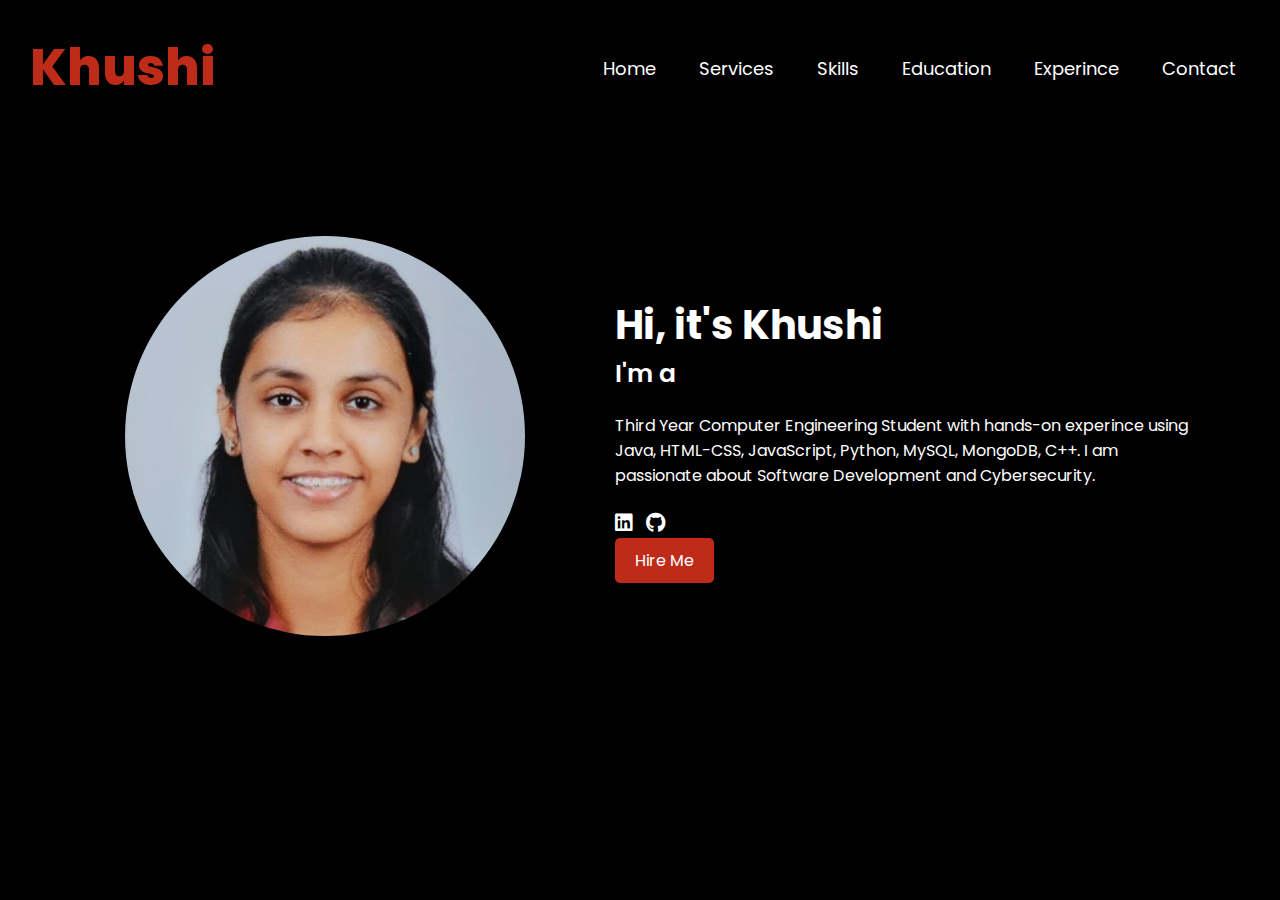
<file: index.html>
<!DOCTYPE html>
<html lang="en">
<head>
    <meta charset="UTF-8">
    <meta name="viewport" content="width=device-width, initial-scale=1.0">
    <title>Khushi Satarkar</title>
    <link rel="stylesheet" href="https://cdnjs.cloudflare.com/ajax/libs/font-awesome/6.5.2/css/all.min.css">
    <link rel="stylesheet" href="styles.css">
    <style>

    </style>
</head>
<body>
    <header>
        <nav>
            <h1 class="logo">Khushi</h1>
            <div class="topnav">
                <a href="#" class="active">Home</a>
                <a href="#">Services</a>
                <a href="#">Skills</a>
                <a href="#">Education</a>            
                <a href="#">Experince</a>
                <a href="#">Contact</a>
            </div>
            
        </nav>

        <section class="home">
            <div class="home-img">
                <img src="mypic.jpg" alt="">
            </div>
            <div class="home-content">
                <h1>Hi, it's <span>Khushi</span></h1>
                <h3 class="typing-text">I'm a</h3>
                <p>Third Year Computer Engineering Student with hands-on experince using Java, HTML-CSS, JavaScript, Python, MySQL, MongoDB, C++. I am passionate about Software Development and Cybersecurity.</p>
                <div class="social-icons">
                    <a href="#"><i class="fa-brands fa-linkedin"></i></a>
                    <a href="#"><i class="fa-brands fa-github"></i></a>
                </div>
                <a href="#" class="btn">Hire Me</a>
            </div>
        </section>
    </header>
</body>
</html>
</file>
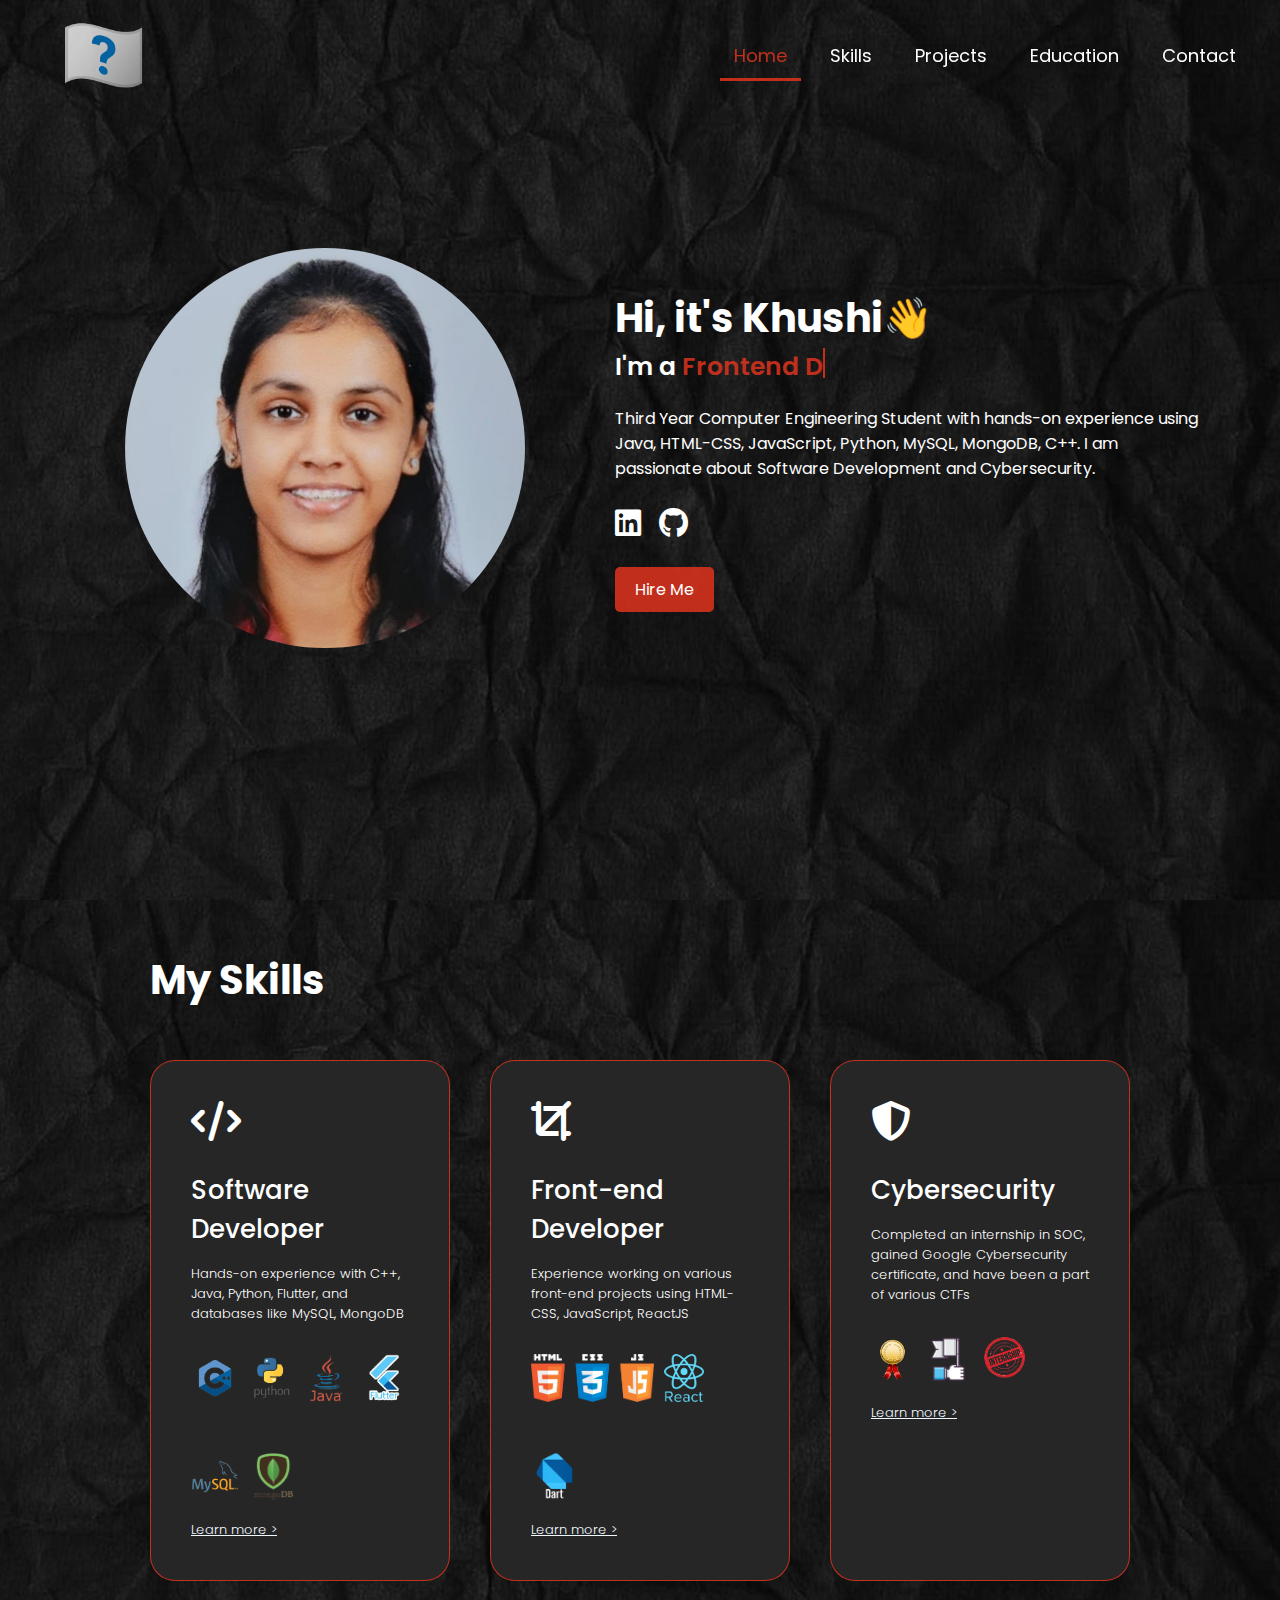
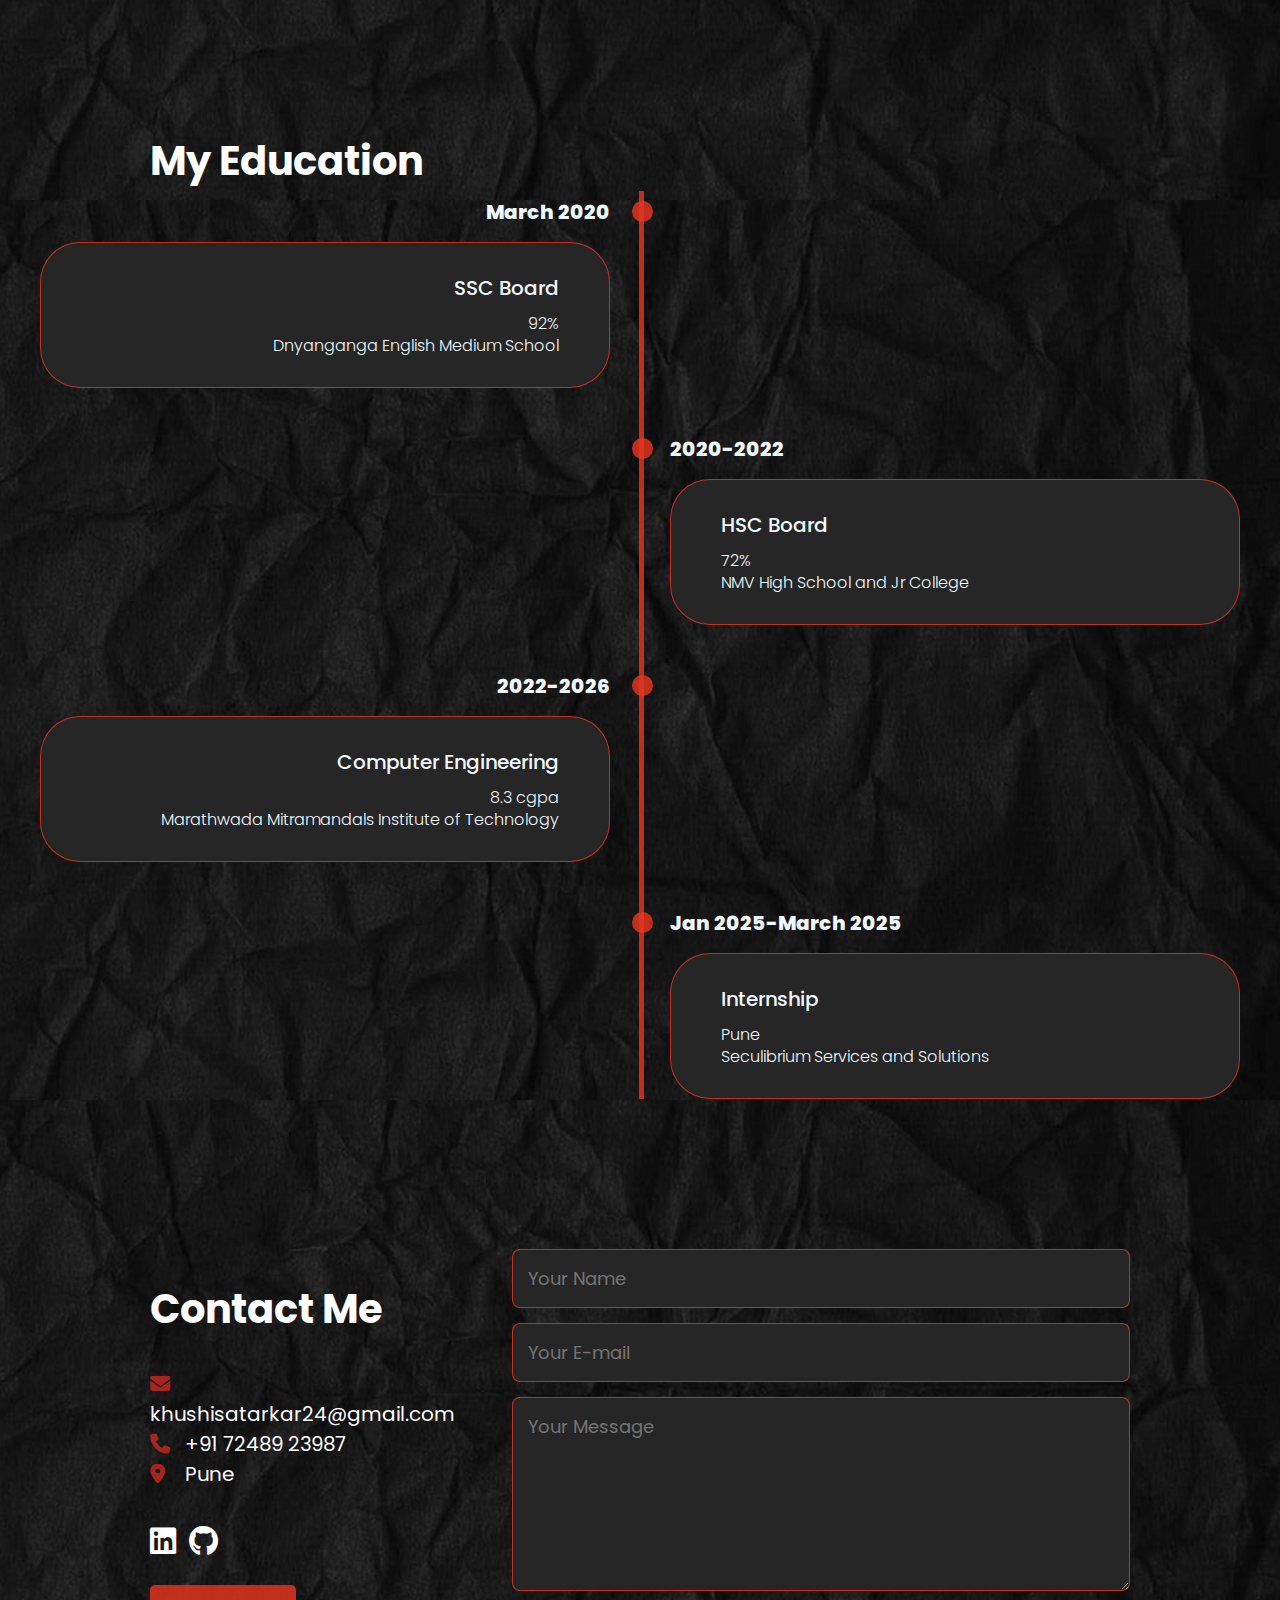
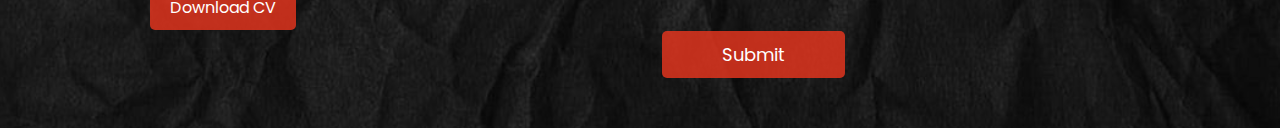
<file: public/index.html>
<!DOCTYPE html>
<html lang="en">
  <head>
    <meta charset="UTF-8" />
    <meta name="viewport" content="width=device-width, initial-scale=1.0" />
    <title>Khushi Satarkar</title>
    <link
      rel="stylesheet"
      href="https://cdnjs.cloudflare.com/ajax/libs/font-awesome/6.5.2/css/all.min.css"
    />
    <link rel="stylesheet" href="/src/styles/styles.css" />
    <script defer src="/src/scripts/main.js" defer></script>
  </head>

  <body>
    <header>
      <nav>
        <a href="index.html">
          <h1 class="logo">🇰🇸</h1>
        </a>
        <ul class="topnav" id="mytopnav">
          <li class="nav-item">
            <a href="#home" class="nav-link active">Home</a>
          </li>
          <li class="nav-item">
            <a href="#skills" class="nav-link">Skills</a>
          </li>
          <li class="nav-item">
            <a href="#projects" class="nav-link">Projects</a>
          </li>
          <li class="nav-item">
            <a href="#education" class="nav-link">Education</a>
          </li>
          <li class="nav-item">
            <a href="#contact" class="nav-link">Contact</a>
          </li>
        </ul>
      </nav>

      <section class="home" id="home">
        <div class="home-img">
          <img src="/src/assets/mypic.jpg" alt="My Picture" />
        </div>
        <div class="home-content">
          <h1>
            Hi, it's <span>Khushi</span><span class="waving-hand">👋</span>
          </h1>

          <h3 class="typing-text">I'm a <span class="red-box"></span></h3>
          <p>
            Third Year Computer Engineering Student with hands-on experience
            using Java, HTML-CSS, JavaScript, Python, MySQL, MongoDB, C++. I am
            passionate about Software Development and Cybersecurity.
          </p>
          <div class="social-icons">
            <a
              href="https://www.linkedin.com/in/khushi-satarkar-039056254/"
              target="_blank"
              ><i
                class="fa-brands fa-linkedin"
                title="Let's connect on Linkedin"
              ></i>
            </a>
            <a href="https://github.com/khushisatarkar" target="_blank">
              <i
                class="fa-brands fa-github"
                title="Let's connect on Github"
              ></i>
            </a>
          </div>
          <a href="#contact" class="btn">Hire Me</a>
        </div>
      </section>
    </header>

    <div id="skills">
      <div class="container">
        <h1 class="sub-title">My Skills</h1>
        <div class="skills-list">
          <div>
            <i class="fa-solid fa-code"></i>
            <h2>Software Developer</h2>
            <p>
              Hands-on experience with C++, Java, Python, Flutter, and databases
              like MySQL, MongoDB <br />
              <img src="/src/assets/cpp.png" class="langs" />
              <img src="/src/assets/python.png" class="langs" />
              <img src="/src/assets/java.png" class="langs" />
              <img src="/src/assets/flutter.png" class="langs" />
              <img src="/src/assets/mysql.png" class="langs" />
              <img src="/src/assets/mongodb.png" class="langs" />
            </p>
            <a href="#">Learn more ></a>
          </div>
          <div>
            <i class="fa-solid fa-crop"></i>
            <h2>Front-end Developer</h2>
            <p>
              Experience working on various front-end projects using HTML-CSS,
              JavaScript, ReactJS<br />
              <img src="/src/assets/htmlcssjs.png" class="langs" />
              <img src="/src/assets/react.png" class="langs" />
              <img src="/src/assets/dart.png" class="langs" />
            </p>
            <a href="#">Learn more ></a>
          </div>
          <div>
            <i class="fa-solid fa-shield-halved"></i>
            <h2>Cybersecurity</h2>
            <p>
              Completed an internship in SOC, gained Google Cybersecurity
              certificate, and have been a part of various CTFs <br />
              <img src="/src/assets/certified.png" class="langs" />
              <img src="/src/assets/capture-the-flag.png" class="langs" />
              <img src="/src/assets/internship.png" class="langs" />
            </p>
            <a href="#">Learn more ></a>
          </div>
        </div>
      </div>
    </div>

    <div id="education">
      <section class="education">
        <h1 class="heading">My Education</h1>

        <div class="timeline-items">
          <div class="tl-item">
            <div class="tl-dot"></div>
            <div class="tl-date">March 2020</div>
            <div class="tl-content">
              <h3>SSC Board</h3>
              <p>92% <br />Dnyanganga English Medium School</p>
            </div>
          </div>

          <div class="tl-item">
            <div class="tl-dot"></div>
            <div class="tl-date">2020-2022</div>
            <div class="tl-content">
              <h3>HSC Board</h3>
              <p>72% <br />NMV High School and Jr College</p>
            </div>
          </div>

          <div class="tl-item">
            <div class="tl-dot"></div>
            <div class="tl-date">2022-2026</div>
            <div class="tl-content">
              <h3>Computer Engineering</h3>
              <p>
                8.3 cgpa<br />Marathwada Mitramandals Institute of Technology
              </p>
            </div>
          </div>
          <div class="tl-item">
            <div class="tl-dot"></div>
            <div class="tl-date">Jan 2025-March 2025</div>
            <div class="tl-content">
              <h3>Internship</h3>
              <p>Pune <br />Seculibrium Services and Solutions</p>
            </div>
          </div>
        </div>
      </section>
    </div>

    <div id="contact">
      <div class="container">
        <div class="row">
          <div class="contact-left">
            <h1 class="sub-title">Contact Me</h1>
            <p>
              <i class="fa-solid fa-envelope"></i>
              khushisatarkar24@gmail.com<br />
              <i class="fa-solid fa-phone"> </i>+91 72489 23987 <br /><i
                class="fa-solid fa-location-dot"
              ></i>
              Pune
            </p>
            <div class="social-icons">
              <a
                href="https://www.linkedin.com/in/khushi-satarkar-039056254/"
                target="_blank"
              >
                <i
                  class="fa-brands fa-linkedin"
                  title="Let's connect on Linkedin"
                ></i
              ></a>
              <a href="https://github.com/khushisatarkar" target="_blank">
                <i
                  class="fa-brands fa-github"
                  title="Let's connect on Github"
                ></i
              ></a>
            </div>
            <a
              href="/src/assets/Khushi-Satarkar.pdf"
              download="Khushi_Satarkar_CV"
              class="btn btn2"
              >Download CV</a
            >
          </div>
          <div class="contact-right">
            <form>
              <input type="text" name="Name" placeholder="Your Name" required />
              <input
                type="email"
                name="email"
                placeholder="Your E-mail"
                required
              />
              <textarea
                name="Message"
                rows="6"
                placeholder="Your Message"
              ></textarea>
              <button type="submit" class="btn btn2">Submit</button>
            </form>
          </div>
        </div>
      </div>
    </div>

    <button id="scrollToTop" class="btn2" title="Go to top">↑</button>
  </body>
</html>
</file>
<file: styles.css>
@import url('https://fonts.googleapis.com/css2?family=Poppins%3Awght%40100%3B200%3B300%3B400%3B500%3B600&display=swap%27%29%3B');

*{
    margin: 0;
    padding: 0;
    box-sizing: border-box;
    text-decoration: none;
    border: none;
    outline: none;
    font-family: 'Poppins', sans-serif;
}

html{
    font-size: 62.5%;
}

body{
    width: 100%;
    height: 96vh;
    overflow-x: hidden;
    background-color: black;
    color: white;
}

nav{
    display: flex;
    align-items: center;
    justify-content: space-between;
    padding: 3rem;
}

.topnav {
    display: flex;
    align-items: center;
    gap: 1.5rem;
    margin-left: auto; 
}

.topnav a {
    color: white;
    text-align: center;
    padding: 10px 14px;
    text-decoration: none;
    font-size: 1.8rem;
    transition: color 0.3s ease;
}

.topnav a:hover{
    color: rgba(229, 53, 30, 0.832);
    transition: 0.3s ease;
    transform: scale(1.01);
}

.logo{
    font-size: 5rem;
    font-weight: 800;
    color: rgba(229, 53, 30, 0.832);
    cursor: pointer;
    transition: 0.5s ease;
    margin-right: auto;
}

.logo:hover{
    transform: scale(1.03);  
}

.home {
    display: flex;
    align-items: center;
    justify-content: center;
    gap: 4rem; 
    padding: 5rem;
}

.home-content {
    max-width: 50%;
}

.home-img img {
    position: relative;
    width: 100%;
    max-width: 500px;
    border-radius: 50%;
    justify-content: right;
    padding: 50px;
    box-shadow: 0 0 25px solid rgba(229, 53, 30, 0.832);
    transition: 0.3s linear;
}

.home-content h1 {
    font-size: 4rem;
    font-weight: 700;
}

.home-content h3 {
    font-size: 2.5rem;
    font-weight: 600;
    color: white;
}

.home-content p {
    font-size: 1.6rem;
    margin: 2rem 0;
}

.social-icons a {
    font-size: 2rem;
    color: white;
    margin-right: 1rem;
    transition: color 0.3s ease;
    gap: 1.5rem;
}

.social-icons a:hover {
    color: rgba(229, 53, 30, 0.832); 
}

.btn {
    display: inline-block;
    padding: 1rem 2rem;
    background-color: rgba(229, 53, 30, 0.832);
    color: white;
    font-size: 1.6rem;
    border-radius: 5px;
    transition: background-color 0.3s ease;
}

.btn:hover {
    background-color: rgba(200, 40, 20, 0.832);
}
</file>
<file: src/styles/styles.css>
@import url("https://fonts.googleapis.com/css2?family=Poppins:wght@100;200;300;400;500;600&display=swap");

* {
  margin: 0;
  padding: 0;
  box-sizing: border-box;
  text-decoration: none;
  border: none;
  outline: none;
  font-family: "Poppins", sans-serif;
}

html {
  font-size: 62.5%;
  scroll-behavior: smooth;
}

body {
  width: 100%;
  height: 100vh;
  overflow-x: hidden;
  background-image: url("../assets/paper.jpg");
  background-size: cover;
  background-position: center;
  color: white;
}

nav {
  position: fixed;
  display: flex;
  top: 0;
  left: 0;
  width: 100%;
  z-index: 1000;
  align-items: center;
  justify-content: space-between;
  padding: 2rem 3rem;
}

ul {
  list-style: none;
}

.nav-link.active {
  color: rgba(229, 53, 30, 0.832);
  transition: 0.3s ease;
  transform: scale(1.01);
  border-bottom: 3px solid rgba(229, 53, 30, 0.832);
}

.topnav {
  display: flex;
  align-items: center;
  gap: 1.5rem;
  margin-left: auto;
}

.topnav a {
  color: white;
  text-align: center;
  padding: 10px 14px;
  text-decoration: none;
  font-size: 1.8rem;
  border-bottom: 3px solid transparent;
  transition: color 0.3s ease;
}

.topnav a:hover {
  color: rgba(229, 53, 30, 0.832);
  transition: 0.3s ease;
  transform: scale(1.01);
  border-bottom: 3px solid rgba(229, 53, 30, 0.832);
}

.topnav a.active:hover {
  border-bottom: none;
  border-bottom: 3px solid rgba(229, 53, 30, 0.832);
}

.logo {
  font-size: 7rem;
  font-weight: 800;
  color: rgba(229, 53, 30, 0.832);
  line-height: 1;
  cursor: pointer;
  transition: 0.5s ease;
  margin-right: auto;
  padding-left: 30px;
}

.logo:hover {
  transform: scale(1.03);
}

#scrollToTop {
  position: fixed;
  bottom: 40px;
  right: 50px;
  display: flex;
  z-index: 1000;
  background-color: rgba(229, 53, 30, 0.832);
  color: white;
  border-radius: 50%;
  width: 60px;
  height: 60px;
  font-size: 2.5rem;
  align-items: center;
  justify-content: center;
  cursor: pointer;
  opacity: 0;
  visibility: hidden;
  transform: translateY(10px);
  transition: opacity 0.5s ease-in-out, transform 0.3s ease-in-out,
    visibility 0s linear 0.5s;
}

#scrollToTop.show {
  opacity: 1;
  visibility: visible;
  transform: translateY(0);
  transition: opacity 0.5s ease-in-out, transform 0.3s ease-in-out,
    visibility 0s linear;
}

#scrollToTop:hover {
  background-color: rgba(200, 40, 20, 0.832);
}

.waving-hand {
  animation: wave-animation 2.5s infinite;
  transform-origin: 70% 70%;
  display: inline-block;
}

@keyframes wave-animation {
  0% {
    transform: rotate(0deg);
  }
  15% {
    transform: rotate(14deg);
  }
  30% {
    transform: rotate(-8deg);
  }
  40% {
    transform: rotate(14deg);
  }
  50% {
    transform: rotate(-4deg);
  }
  60% {
    transform: rotate(10deg);
  }
  70% {
    transform: rotate(0deg);
  }
  100% {
    transform: rotate(0deg);
  }
}

.home {
  display: flex;
  align-items: center;
  justify-content: center;
  gap: 4rem;
  padding: 12rem 5rem;
  min-height: 100vh;
}

.home-content {
  max-width: 50%;
}

.home-img img {
  position: relative;
  width: 100%;
  max-width: 500px;
  border-radius: 50%;
  justify-content: right;
  padding: 50px;
  box-shadow: 0 0 25px solid rgba(229, 53, 30, 0.832);
  transition: 0.3s linear;
}

.home-content h1 {
  font-size: 4rem;
  font-weight: 700;
}

.home-content h3 {
  font-size: 2.5rem;
  font-weight: 600;
  color: white;
}

.home-content p {
  font-size: 1.6rem;
  margin: 2rem 0;
}

.social-icons a {
  font-size: 3rem;
  color: white;
  margin-right: 1rem;
  transition: color 0.3s ease;
  gap: 1.5rem;
}

.social-icons a:hover {
  color: rgba(229, 53, 30, 0.832);
  transform: scale(1.3) translateY(-5px);
}

.btn {
  display: inline-block;
  padding: 1rem 2rem;
  background-color: rgba(229, 53, 30, 0.832);
  color: white;
  font-size: 1.6rem;
  border-radius: 5px;
  margin-top: 2rem;
  transition: background-color 0.3s ease;
}

.btn:hover {
  background-color: rgba(200, 40, 20, 0.832);
}

.typing-text {
  font-size: 30px;
  font-weight: 600;
  min-width: 280px;
  white-space: nowrap;
  overflow: hidden;
  align-items: center;
  gap: 10px;
}

.red-box {
  display: inline-block;
  height: 30px;
  background-color: transparent;
  border-right: 2px solid rgba(229, 53, 30, 0.832);
  animation: blink-caret 0.75s step-end infinite;
  white-space: nowrap;
}

@keyframes blink-caret {
  from,
  to {
    border-color: transparent;
  }
  50% {
    border-color: rgba(229, 53, 30, 0.832);
  }
}

#skills {
  padding: 30px 0;
}

#skills h1 {
  font-size: 4rem;
  font-weight: 700;
  margin-top: 20px;
  padding-left: 15rem;
}

.skills-list {
  display: grid;
  grid-template-columns: repeat(auto-fit, minmax(250px, 1fr));
  grid-gap: 40px;
  margin-top: 50px;
  padding-left: 15rem;
  padding-right: 15rem;
  font-size: 14px;
}

.skills-list div {
  background: #262626;
  padding: 40px;
  font-size: 13px;
  font-weight: 300;
  border-radius: 2.5rem;
  border: 1px solid rgba(229, 53, 30, 0.832);
  transition: background 0.5s, transform 0.5s;
}

.skills-list div:hover {
  background-color: rgba(229, 53, 30, 0.832);
  transform: translateY(-10px);
  cursor: pointer;
}

.skills-list div i {
  font-size: 40px;
  margin-bottom: 30px;
}

.skills-list div h2 {
  font-size: 26px;
  font-weight: 500;
  margin-bottom: 15px;
}

.skills-list div a {
  color: aliceblue;
  text-decoration: underline;
  transition: color 0.3s ease;
}

.skills-list div a:hover {
  cursor: pointer;
}

.langs {
  display: flex;
  justify-content: space-between;
  height: 48px;
  align-items: center;
  margin-top: 20px;
  margin-bottom: 20px;
}

.skills-list p {
  display: flex;
  align-items: center;
  gap: 10px;
  flex-wrap: wrap;
}

.row {
  display: flex;
  justify-content: space-between;
  /* align-items: center; */
  align-items: flex-start;
  flex-wrap: wrap;
}

#contact .container {
  padding-top: 15rem;
}

#contact h1 {
  font-size: 4rem;
  padding-left: 15rem;
  padding-bottom: 3rem;
  padding-top: 3rem;
  font-weight: 700;
}

#contact p {
  padding-left: 15rem;
  font-size: 20px;
}

#contact .social-icons {
  padding-top: 3rem;
  padding-left: 15rem;
}

.contact-left {
  flex-basis: 35%;
}

.contact-right {
  flex-basis: 60%;
}

.contact-left p i {
  color: rgba(200, 40, 30, 0.832);
  margin-right: 15px;
}

.contact-right form {
  width: 100%;
  padding-right: 15rem;
  gap: 20px;
}

form input,
form textarea {
  width: 100%;
  border: 1px solid rgba(229, 53, 30, 0.832);
  outline: none;
  background: #262626;
  padding: 15px;
  margin: 0 0 15px 0;
  color: aliceblue;
  border-radius: 8px;
  font-size: 18px;
}

form textarea {
  resize: vertical;
}

form .btn2 {
  padding: 10px 60px;
  font-size: 18px;
  margin-top: 20px;
  margin-bottom: 50px;
  cursor: pointer;
}

.row .btn2 {
  margin-left: 15rem;
}

.education h1 {
  font-size: 4rem;
  font-weight: 700;
  margin-top: 20px;
  padding-left: 15rem;
  padding-top: 10rem;
}

.timeline-items {
  max-width: 1200px;
  margin: auto;
  display: flex;
  flex-wrap: wrap;
  position: relative;
}

.timeline-items::before {
  content: "";
  position: absolute;
  width: 5px;
  height: 100%;
  background-color: rgba(229, 53, 30, 0.832);
  left: calc(50% - 1px);
}

.tl-item {
  margin-bottom: 40px;
  width: 100%;
  position: relative;
}

.tl-item:last-child {
  margin-bottom: 0;
}

.tl-item:nth-child(odd) {
  padding-right: calc(50% + 30px);
  text-align: right;
}

.tl-item:nth-child(even) {
  padding-left: calc(50% + 30px);
}

.tl-dot {
  height: 21px;
  width: 21px;
  background-color: rgba(229, 53, 30, 0.832);
  box-shadow: 0 0 25px var(rgba(229, 53, 30, 0.832)) 0 0 50px
    var(rgba(229, 53, 30, 0.832));
  position: absolute;
  left: calc(50% - 8px);
  border-radius: 50%;
  top: 10px;
}

.tl-date {
  font-size: 20px;
  font-weight: 800;
  color: aliceblue;
  margin: 6px 0 15px;
}

.tl-content {
  background-color: #262626;
  border: 1px solid rgba(229, 53, 30, 0.832);
  padding: 30px 50px;
  border-radius: 4rem;
  cursor: pointer;
  transition: 0.3s ease-in-out;
}

.tl-content:hover {
  transform: scale(1.05);
  background-color: rgba(229, 53, 30, 0.832);
}

.tl-content h3 {
  font-size: 20px;
  color: aliceblue;
  margin: 0 0 10px;
  font-weight: 500;
}

.tl-content p {
  font-size: 16px;
  color: aliceblue;
  font-weight: 300;
  line-height: 22px;
}

::-webkit-scrollbar {
  width: 10px;
}

::-webkit-scrollbar-thumb {
  background-color: rgba(229, 53, 30, 0.832);
}

::-webkit-scrollbar-track {
  background-color: #262626;
  width: 50px;
}
</file>
